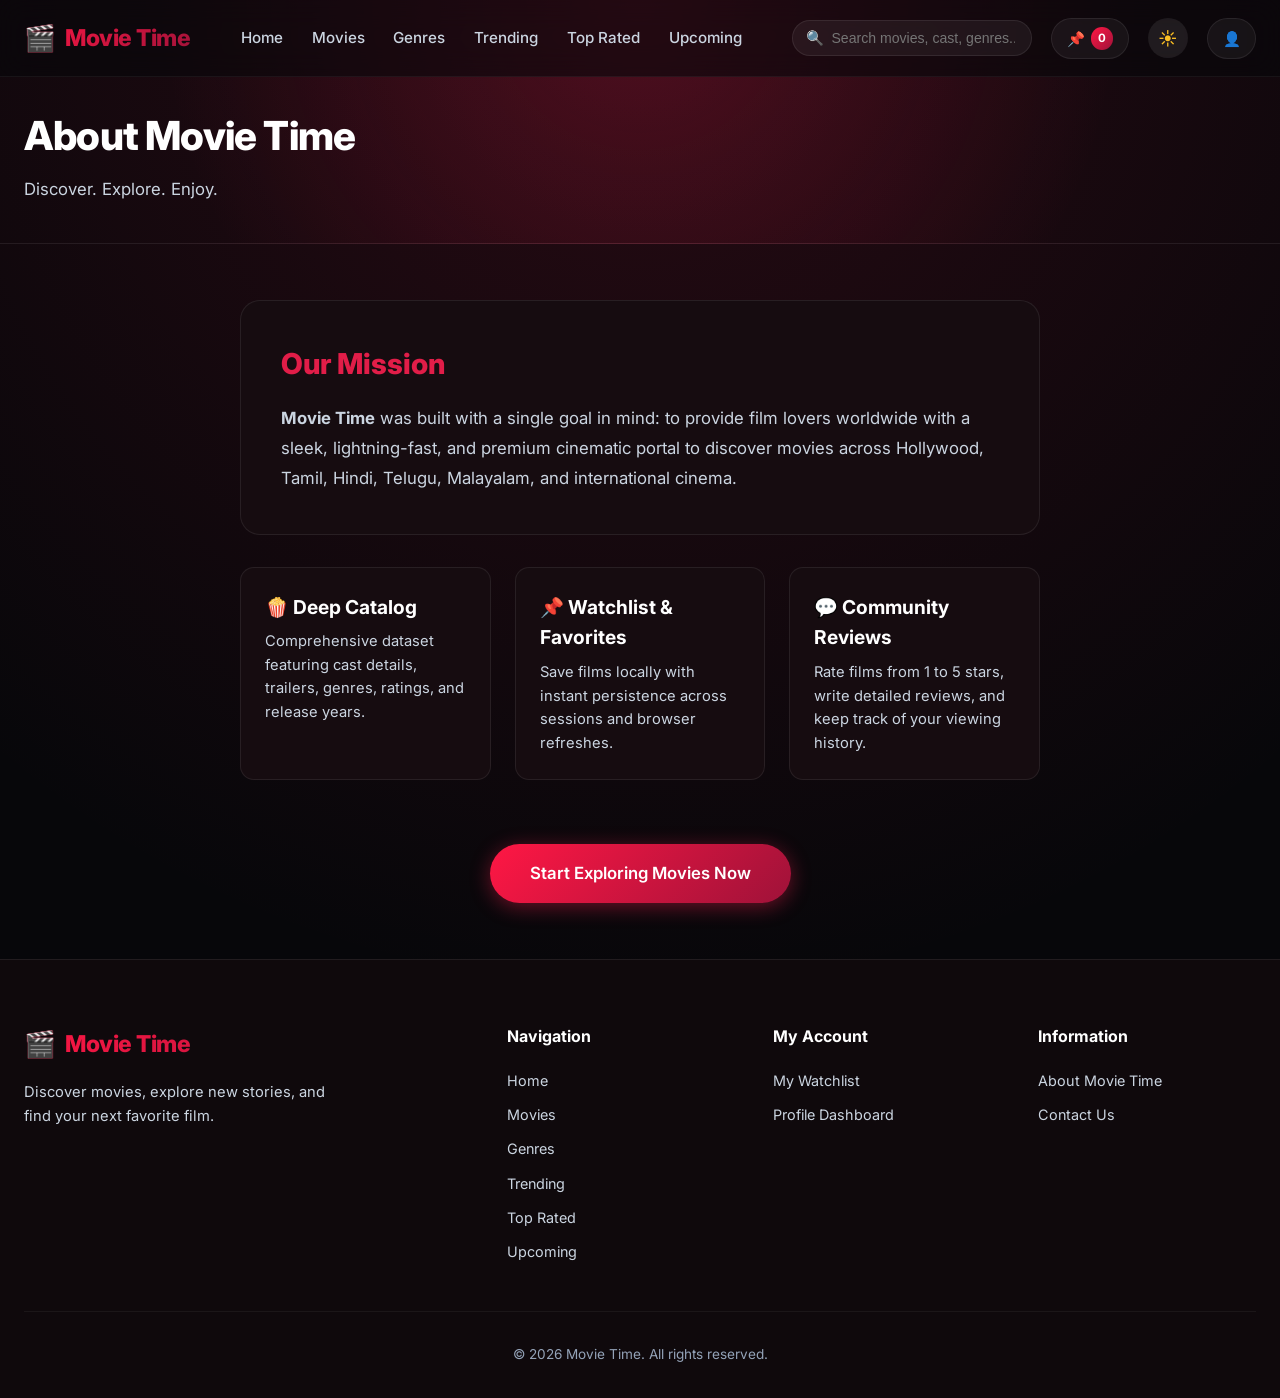
<file: Movie-Time/about.html>
<!DOCTYPE html>
<html lang="en">
<head>
  <meta charset="UTF-8">
  <meta name="viewport" content="width=device-width, initial-scale=1.0">
  <title>About Us - Movie Time</title>
  <meta name="description" content="Learn more about Movie Time, our mission, feature highlights, and technology stack.">
  <link rel="stylesheet" href="css/style.css">
</head>
<body>

  <!-- Sticky Navbar -->
  <header class="navbar">
    <div class="container nav-container">
      <a href="index.html" class="logo">
        <span class="logo-icon">🎬</span> Movie Time
      </a>

      <nav class="nav-links">
        <a href="index.html" class="nav-link">Home</a>
        <a href="movies.html" class="nav-link">Movies</a>
        <a href="genres.html" class="nav-link">Genres</a>
        <a href="trending.html" class="nav-link">Trending</a>
        <a href="top-rated.html" class="nav-link">Top Rated</a>
        <a href="upcoming.html" class="nav-link">Upcoming</a>
      </nav>

      <div class="nav-right">
        <div class="search-wrapper">
          <span class="search-icon">🔍</span>
          <input type="text" class="search-input" placeholder="Search movies, cast, genres...">
          <button class="clear-search">✕</button>
          <div class="search-suggestions"></div>
        </div>

        <a href="watchlist.html" class="nav-icon-btn">
          <span>📌</span>
          <span class="badge-count watchlist-count-badge">0</span>
        </a>

        <a href="profile.html" class="nav-icon-btn">
          <span>👤</span>
        </a>

        <div class="hamburger">
          <span></span>
          <span></span>
          <span></span>
        </div>
      </div>
    </div>
  </header>

  <!-- Mobile Drawer Menu -->
  <div class="mobile-nav">
    <a href="index.html" class="nav-link">Home</a>
    <a href="movies.html" class="nav-link">Movies</a>
    <a href="genres.html" class="nav-link">Genres</a>
    <a href="trending.html" class="nav-link">Trending</a>
    <a href="top-rated.html" class="nav-link">Top Rated</a>
    <a href="upcoming.html" class="nav-link">Upcoming</a>
    <a href="watchlist.html" class="nav-link">Watchlist</a>
    <a href="profile.html" class="nav-link">Profile</a>
  </div>

  <!-- Page Header -->
  <section class="page-header">
    <div class="container">
      <h1 class="page-title">About Movie Time</h1>
      <p class="page-subtitle">Discover. Explore. Enjoy.</p>
    </div>
  </section>

  <!-- Main Content -->
  <main class="container section">
    
    <div style="max-width: 800px; margin: 0 auto; display: flex; flex-direction: column; gap: 2rem;">
      
      <div style="background: var(--bg-card); border: 1px solid var(--border-glass); border-radius: var(--radius-lg); padding: 2.5rem;">
        <h2 style="font-size: 1.8rem; font-weight: 800; margin-bottom: 1rem; color: var(--accent-blue);">Our Mission</h2>
        <p style="font-size: 1.05rem; color: #cbd5e1; line-height: 1.8;">
          <strong>Movie Time</strong> was built with a single goal in mind: to provide film lovers worldwide with a sleek, lightning-fast, and premium cinematic portal to discover movies across Hollywood, Tamil, Hindi, Telugu, Malayalam, and international cinema.
        </p>
      </div>

      <div style="display: grid; grid-template-columns: repeat(auto-fit, minmax(240px, 1fr)); gap: 1.5rem;">
        <div style="background: var(--bg-card); border: 1px solid var(--border-glass); border-radius: var(--radius-md); padding: 1.5rem;">
          <h3 style="font-size: 1.2rem; font-weight: 700; margin-bottom: 0.5rem; color: white;">🍿 Deep Catalog</h3>
          <p style="font-size: 0.92rem; color: var(--text-secondary);">Comprehensive dataset featuring cast details, trailers, genres, ratings, and release years.</p>
        </div>

        <div style="background: var(--bg-card); border: 1px solid var(--border-glass); border-radius: var(--radius-md); padding: 1.5rem;">
          <h3 style="font-size: 1.2rem; font-weight: 700; margin-bottom: 0.5rem; color: white;">📌 Watchlist & Favorites</h3>
          <p style="font-size: 0.92rem; color: var(--text-secondary);">Save films locally with instant persistence across sessions and browser refreshes.</p>
        </div>

        <div style="background: var(--bg-card); border: 1px solid var(--border-glass); border-radius: var(--radius-md); padding: 1.5rem;">
          <h3 style="font-size: 1.2rem; font-weight: 700; margin-bottom: 0.5rem; color: white;">💬 Community Reviews</h3>
          <p style="font-size: 0.92rem; color: var(--text-secondary);">Rate films from 1 to 5 stars, write detailed reviews, and keep track of your viewing history.</p>
        </div>
      </div>

      <div style="text-align: center; margin-top: 2rem;">
        <a href="movies.html" class="btn btn-primary" style="padding: 1rem 2.5rem; font-size: 1.05rem;">Start Exploring Movies Now</a>
      </div>

    </div>

  </main>

  <!-- Trailer Modal Overlay -->
  <div class="modal-overlay" id="trailerModal">
    <div class="modal-container">
      <span class="modal-close-btn">✕</span>
      <div class="video-responsive"></div>
    </div>
  </div>

  <!-- Toast Container -->
  <div class="toast-container"></div>

  <!-- Footer -->
  <footer class="footer">
    <div class="container">
      <div class="footer-grid">
        <div class="footer-brand">
          <a href="index.html" class="logo">
            <span class="logo-icon">🎬</span> Movie Time
          </a>
          <p>Discover movies, explore new stories, and find your next favorite film.</p>
        </div>

        <div>
          <h4 class="footer-title">Navigation</h4>
          <div class="footer-links">
            <a href="index.html">Home</a>
            <a href="movies.html">Movies</a>
            <a href="genres.html">Genres</a>
            <a href="trending.html">Trending</a>
            <a href="top-rated.html">Top Rated</a>
            <a href="upcoming.html">Upcoming</a>
          </div>
        </div>

        <div>
          <h4 class="footer-title">My Account</h4>
          <div class="footer-links">
            <a href="watchlist.html">My Watchlist</a>
            <a href="profile.html">Profile Dashboard</a>
          </div>
        </div>

        <div>
          <h4 class="footer-title">Information</h4>
          <div class="footer-links">
            <a href="about.html">About Movie Time</a>
            <a href="contact.html">Contact Us</a>
          </div>
        </div>
      </div>

      <div class="footer-bottom">
        <p>© 2026 Movie Time. All rights reserved.</p>
      </div>
    </div>
  </footer>

  <!-- Scripts -->
  <script src="js/data.js"></script>
  <script src="js/storage.js"></script>
  <script src="js/movie-api.js"></script>
  <script src="js/app.js"></script>
</body>
</html>
</file>
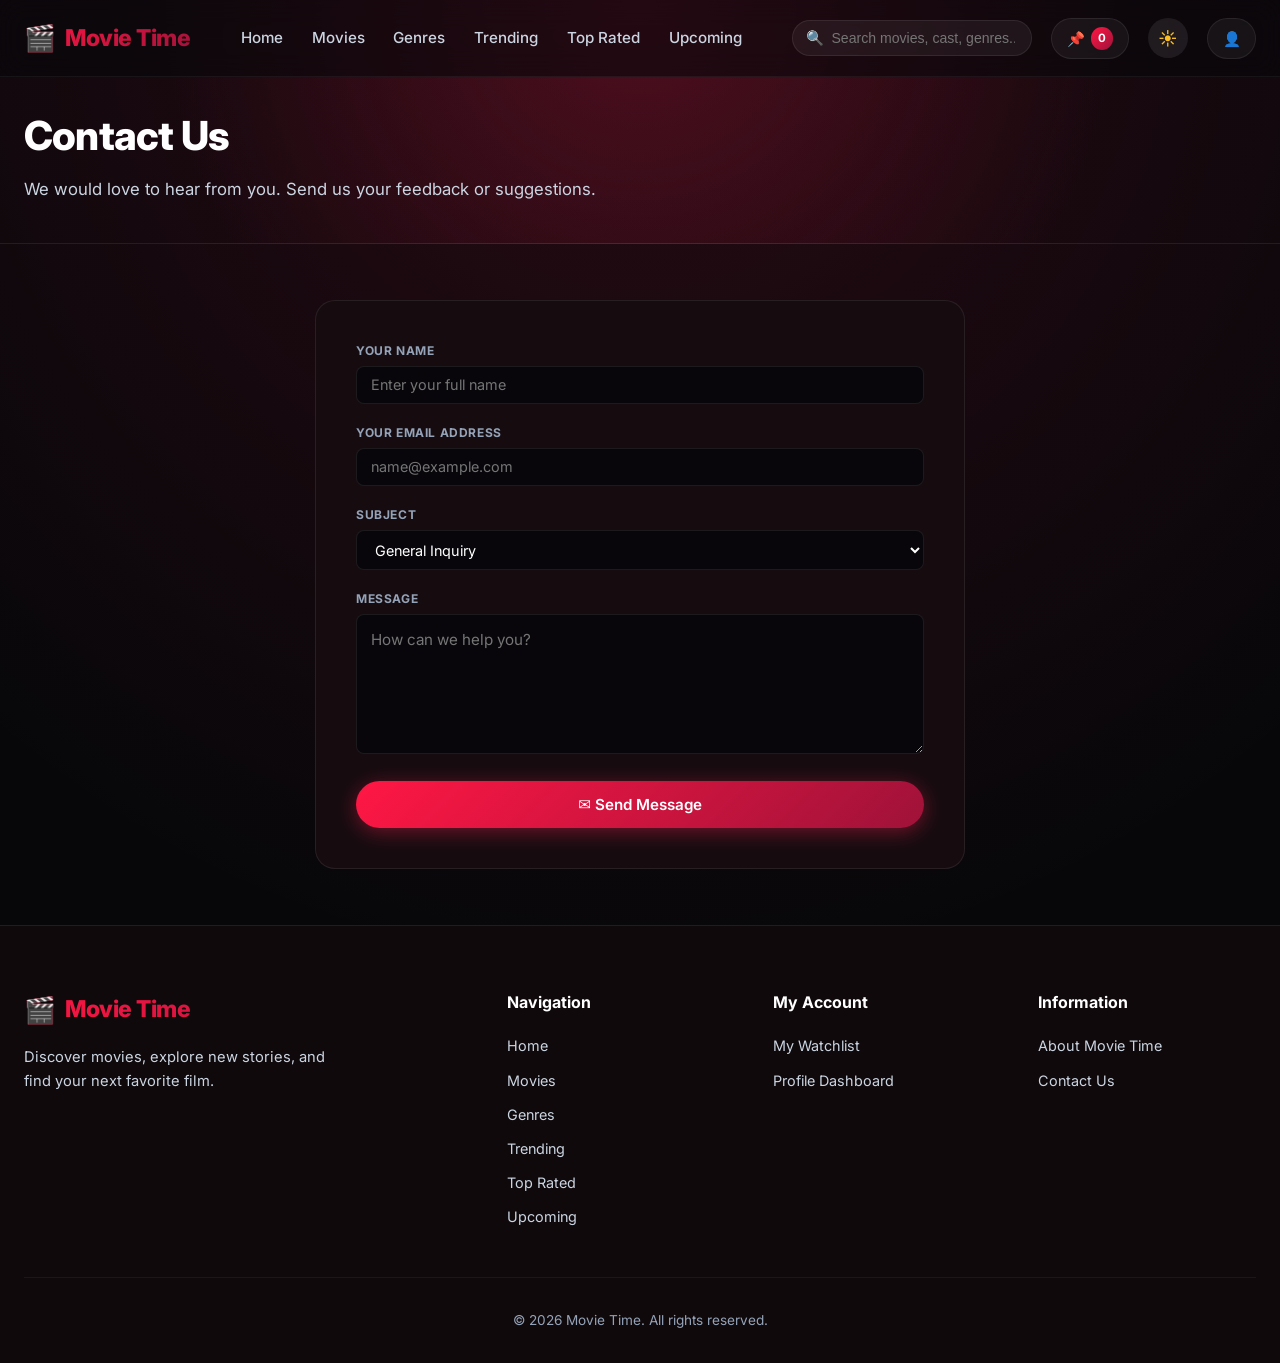
<file: Movie-Time/contact.html>
<!DOCTYPE html>
<html lang="en">
<head>
  <meta charset="UTF-8">
  <meta name="viewport" content="width=device-width, initial-scale=1.0">
  <title>Contact Us - Movie Time</title>
  <meta name="description" content="Get in touch with the Movie Time team. Feedback, movie requests, and partnership inquiries.">
  <link rel="stylesheet" href="css/style.css">
</head>
<body>

  <!-- Sticky Navbar -->
  <header class="navbar">
    <div class="container nav-container">
      <a href="index.html" class="logo">
        <span class="logo-icon">🎬</span> Movie Time
      </a>

      <nav class="nav-links">
        <a href="index.html" class="nav-link">Home</a>
        <a href="movies.html" class="nav-link">Movies</a>
        <a href="genres.html" class="nav-link">Genres</a>
        <a href="trending.html" class="nav-link">Trending</a>
        <a href="top-rated.html" class="nav-link">Top Rated</a>
        <a href="upcoming.html" class="nav-link">Upcoming</a>
      </nav>

      <div class="nav-right">
        <div class="search-wrapper">
          <span class="search-icon">🔍</span>
          <input type="text" class="search-input" placeholder="Search movies, cast, genres...">
          <button class="clear-search">✕</button>
          <div class="search-suggestions"></div>
        </div>

        <a href="watchlist.html" class="nav-icon-btn">
          <span>📌</span>
          <span class="badge-count watchlist-count-badge">0</span>
        </a>

        <a href="profile.html" class="nav-icon-btn">
          <span>👤</span>
        </a>

        <div class="hamburger">
          <span></span>
          <span></span>
          <span></span>
        </div>
      </div>
    </div>
  </header>

  <!-- Mobile Drawer Menu -->
  <div class="mobile-nav">
    <a href="index.html" class="nav-link">Home</a>
    <a href="movies.html" class="nav-link">Movies</a>
    <a href="genres.html" class="nav-link">Genres</a>
    <a href="trending.html" class="nav-link">Trending</a>
    <a href="top-rated.html" class="nav-link">Top Rated</a>
    <a href="upcoming.html" class="nav-link">Upcoming</a>
    <a href="watchlist.html" class="nav-link">Watchlist</a>
    <a href="profile.html" class="nav-link">Profile</a>
  </div>

  <!-- Page Header -->
  <section class="page-header">
    <div class="container">
      <h1 class="page-title">Contact Us</h1>
      <p class="page-subtitle">We would love to hear from you. Send us your feedback or suggestions.</p>
    </div>
  </section>

  <!-- Main Content -->
  <main class="container section">
    
    <div style="max-width: 650px; margin: 0 auto; background: var(--bg-card); border: 1px solid var(--border-glass); border-radius: var(--radius-lg); padding: 2.5rem;">
      <form id="contactForm" style="display: flex; flex-direction: column; gap: 1.2rem;">
        
        <div class="filter-group">
          <label class="filter-label" for="contactName">Your Name</label>
          <input type="text" id="contactName" class="filter-search-input" placeholder="Enter your full name" required>
        </div>

        <div class="filter-group">
          <label class="filter-label" for="contactEmail">Your Email Address</label>
          <input type="email" id="contactEmail" class="filter-search-input" placeholder="name@example.com" required>
        </div>

        <div class="filter-group">
          <label class="filter-label" for="contactSubject">Subject</label>
          <select id="contactSubject" class="filter-select">
            <option value="General Inquiry">General Inquiry</option>
            <option value="Movie Request">Movie Request</option>
            <option value="Feature Suggestion">Feature Suggestion</option>
            <option value="Bug Report">Bug Report</option>
          </select>
        </div>

        <div class="filter-group">
          <label class="filter-label" for="contactMessage">Message</label>
          <textarea id="contactMessage" class="review-textarea" placeholder="How can we help you?" required style="min-height: 140px;"></textarea>
        </div>

        <button type="submit" class="btn btn-primary" style="margin-top: 0.5rem;">
          ✉️ Send Message
        </button>

      </form>
    </div>

  </main>

  <!-- Trailer Modal Overlay -->
  <div class="modal-overlay" id="trailerModal">
    <div class="modal-container">
      <span class="modal-close-btn">✕</span>
      <div class="video-responsive"></div>
    </div>
  </div>

  <!-- Toast Container -->
  <div class="toast-container"></div>

  <!-- Footer -->
  <footer class="footer">
    <div class="container">
      <div class="footer-grid">
        <div class="footer-brand">
          <a href="index.html" class="logo">
            <span class="logo-icon">🎬</span> Movie Time
          </a>
          <p>Discover movies, explore new stories, and find your next favorite film.</p>
        </div>

        <div>
          <h4 class="footer-title">Navigation</h4>
          <div class="footer-links">
            <a href="index.html">Home</a>
            <a href="movies.html">Movies</a>
            <a href="genres.html">Genres</a>
            <a href="trending.html">Trending</a>
            <a href="top-rated.html">Top Rated</a>
            <a href="upcoming.html">Upcoming</a>
          </div>
        </div>

        <div>
          <h4 class="footer-title">My Account</h4>
          <div class="footer-links">
            <a href="watchlist.html">My Watchlist</a>
            <a href="profile.html">Profile Dashboard</a>
          </div>
        </div>

        <div>
          <h4 class="footer-title">Information</h4>
          <div class="footer-links">
            <a href="about.html">About Movie Time</a>
            <a href="contact.html">Contact Us</a>
          </div>
        </div>
      </div>

      <div class="footer-bottom">
        <p>© 2026 Movie Time. All rights reserved.</p>
      </div>
    </div>
  </footer>

  <!-- Scripts -->
  <script src="js/data.js"></script>
  <script src="js/storage.js"></script>
  <script src="js/movie-api.js"></script>
  <script src="js/app.js"></script>
  <script>
    document.addEventListener('DOMContentLoaded', () => {
      const form = document.querySelector('#contactForm');
      if (form) {
        form.addEventListener('submit', (e) => {
          e.preventDefault();
          const name = document.querySelector('#contactName').value;
          window.AppController.showToast(`Thank you ${name}, your message has been sent!`, 'success');
          form.reset();
        });
      }
    });
  </script>
</body>
</html>
</file>
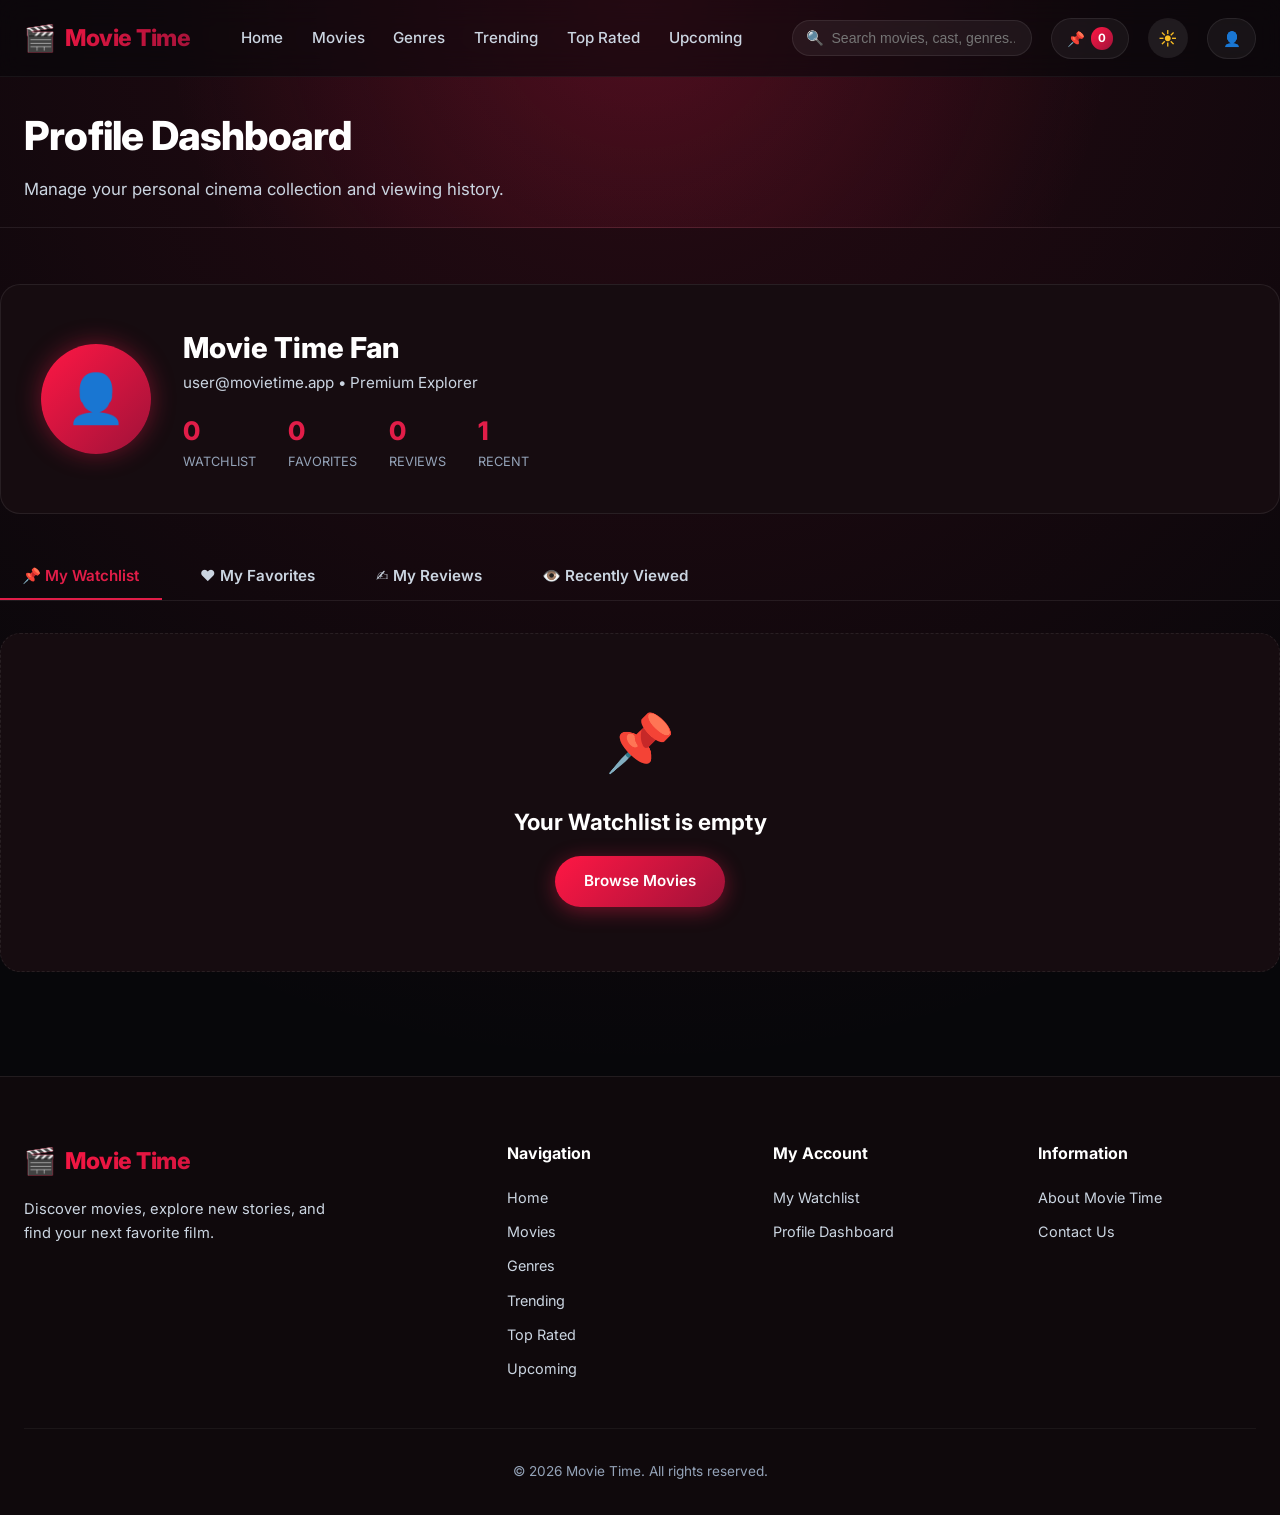
<file: Movie-Time/profile.html>
<!DOCTYPE html>
<html lang="en">
<head>
  <meta charset="UTF-8">
  <meta name="viewport" content="width=device-width, initial-scale=1.0">
  <title>User Profile - Movie Time</title>
  <meta name="description" content="View your Movie Time dashboard, saved watchlist, favorites, submitted reviews, and recently viewed movies.">
  <link rel="stylesheet" href="css/style.css">
</head>
<body>

  <!-- Sticky Navbar -->
  <header class="navbar">
    <div class="container nav-container">
      <a href="index.html" class="logo">
        <span class="logo-icon">🎬</span> Movie Time
      </a>

      <nav class="nav-links">
        <a href="index.html" class="nav-link">Home</a>
        <a href="movies.html" class="nav-link">Movies</a>
        <a href="genres.html" class="nav-link">Genres</a>
        <a href="trending.html" class="nav-link">Trending</a>
        <a href="top-rated.html" class="nav-link">Top Rated</a>
        <a href="upcoming.html" class="nav-link">Upcoming</a>
      </nav>

      <div class="nav-right">
        <div class="search-wrapper">
          <span class="search-icon">🔍</span>
          <input type="text" class="search-input" placeholder="Search movies, cast, genres...">
          <button class="clear-search">✕</button>
          <div class="search-suggestions"></div>
        </div>

        <a href="watchlist.html" class="nav-icon-btn">
          <span>📌</span>
          <span class="badge-count watchlist-count-badge">0</span>
        </a>

        <a href="profile.html" class="nav-icon-btn">
          <span>👤</span>
        </a>

        <div class="hamburger">
          <span></span>
          <span></span>
          <span></span>
        </div>
      </div>
    </div>
  </header>

  <!-- Mobile Drawer Menu -->
  <div class="mobile-nav">
    <a href="index.html" class="nav-link">Home</a>
    <a href="movies.html" class="nav-link">Movies</a>
    <a href="genres.html" class="nav-link">Genres</a>
    <a href="trending.html" class="nav-link">Trending</a>
    <a href="top-rated.html" class="nav-link">Top Rated</a>
    <a href="upcoming.html" class="nav-link">Upcoming</a>
    <a href="watchlist.html" class="nav-link">Watchlist</a>
    <a href="profile.html" class="nav-link active">Profile</a>
  </div>

  <!-- Page Header -->
  <section class="page-header" style="padding-bottom: 1.5rem;">
    <div class="container">
      <h1 class="page-title">Profile Dashboard</h1>
      <p class="page-subtitle">Manage your personal cinema collection and viewing history.</p>
    </div>
  </section>

  <!-- Main Profile Content -->
  <main class="container section profile-page">
    
    <!-- User Profile Banner Card -->
    <div class="profile-header">
      <div class="profile-avatar">👤</div>
      <div class="profile-details">
        <h2>Movie Time Fan</h2>
        <p class="profile-email">user@movietime.app • Premium Explorer</p>
        
        <div class="profile-stats">
          <div class="stat-box">
            <span class="stat-value" id="statWatchlistCount">0</span>
            <span class="stat-label">Watchlist</span>
          </div>
          <div class="stat-box">
            <span class="stat-value" id="statFavCount">0</span>
            <span class="stat-label">Favorites</span>
          </div>
          <div class="stat-box">
            <span class="stat-value" id="statReviewsCount">0</span>
            <span class="stat-label">Reviews</span>
          </div>
          <div class="stat-box">
            <span class="stat-value" id="statRecentCount">0</span>
            <span class="stat-label">Recent</span>
          </div>
        </div>
      </div>
    </div>

    <!-- Tabbed Dashboard Navigation -->
    <div class="profile-tabs">
      <button class="tab-btn active" data-tab="watchlist">📌 My Watchlist</button>
      <button class="tab-btn" data-tab="favorites">❤️ My Favorites</button>
      <button class="tab-btn" data-tab="reviews">✍️ My Reviews</button>
      <button class="tab-btn" data-tab="recent">👁️ Recently Viewed</button>
    </div>

    <!-- Active Tab Display Content -->
    <div id="profileTabContent" style="min-height: 250px; margin-bottom: 3rem;"></div>

  </main>

  <!-- Trailer Modal Overlay -->
  <div class="modal-overlay" id="trailerModal">
    <div class="modal-container">
      <span class="modal-close-btn">✕</span>
      <div class="video-responsive"></div>
    </div>
  </div>

  <!-- Toast Container -->
  <div class="toast-container"></div>

  <!-- Footer -->
  <footer class="footer">
    <div class="container">
      <div class="footer-grid">
        <div class="footer-brand">
          <a href="index.html" class="logo">
            <span class="logo-icon">🎬</span> Movie Time
          </a>
          <p>Discover movies, explore new stories, and find your next favorite film.</p>
        </div>

        <div>
          <h4 class="footer-title">Navigation</h4>
          <div class="footer-links">
            <a href="index.html">Home</a>
            <a href="movies.html">Movies</a>
            <a href="genres.html">Genres</a>
            <a href="trending.html">Trending</a>
            <a href="top-rated.html">Top Rated</a>
            <a href="upcoming.html">Upcoming</a>
          </div>
        </div>

        <div>
          <h4 class="footer-title">My Account</h4>
          <div class="footer-links">
            <a href="watchlist.html">My Watchlist</a>
            <a href="profile.html">Profile Dashboard</a>
          </div>
        </div>

        <div>
          <h4 class="footer-title">Information</h4>
          <div class="footer-links">
            <a href="about.html">About Movie Time</a>
            <a href="contact.html">Contact Us</a>
          </div>
        </div>
      </div>

      <div class="footer-bottom">
        <p>© 2026 Movie Time. All rights reserved.</p>
      </div>
    </div>
  </footer>

  <!-- Scripts -->
  <script src="js/data.js"></script>
  <script src="js/storage.js"></script>
  <script src="js/movie-api.js"></script>
  <script src="js/app.js"></script>
  <script src="js/profile.js"></script>
</body>
</html>
</file>
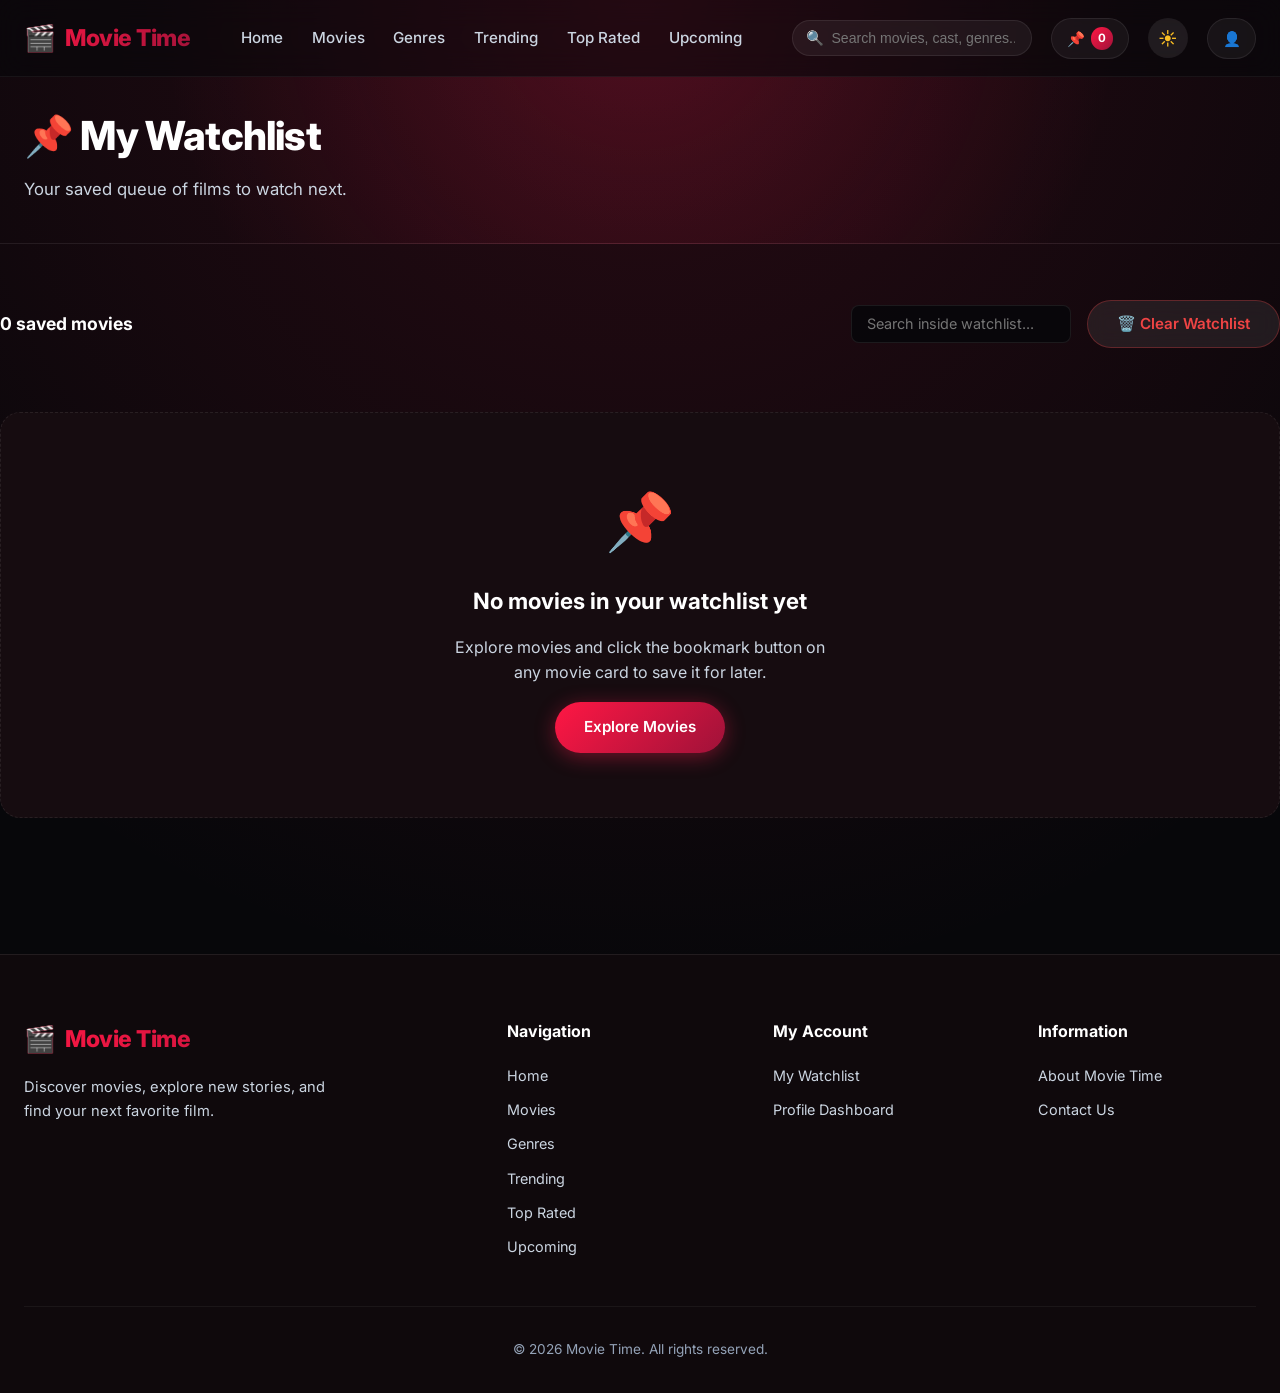
<file: Movie-Time/watchlist.html>
<!DOCTYPE html>
<html lang="en">
<head>
  <meta charset="UTF-8">
  <meta name="viewport" content="width=device-width, initial-scale=1.0">
  <title>My Watchlist - Movie Time</title>
  <meta name="description" content="View and manage your saved watchlist movies on Movie Time.">
  <link rel="stylesheet" href="css/style.css">
</head>
<body>

  <!-- Sticky Navbar -->
  <header class="navbar">
    <div class="container nav-container">
      <a href="index.html" class="logo">
        <span class="logo-icon">🎬</span> Movie Time
      </a>

      <nav class="nav-links">
        <a href="index.html" class="nav-link">Home</a>
        <a href="movies.html" class="nav-link">Movies</a>
        <a href="genres.html" class="nav-link">Genres</a>
        <a href="trending.html" class="nav-link">Trending</a>
        <a href="top-rated.html" class="nav-link">Top Rated</a>
        <a href="upcoming.html" class="nav-link">Upcoming</a>
      </nav>

      <div class="nav-right">
        <div class="search-wrapper">
          <span class="search-icon">🔍</span>
          <input type="text" class="search-input" placeholder="Search movies, cast, genres...">
          <button class="clear-search">✕</button>
          <div class="search-suggestions"></div>
        </div>

        <a href="watchlist.html" class="nav-icon-btn">
          <span>📌</span>
          <span class="badge-count watchlist-count-badge">0</span>
        </a>

        <a href="profile.html" class="nav-icon-btn">
          <span>👤</span>
        </a>

        <div class="hamburger">
          <span></span>
          <span></span>
          <span></span>
        </div>
      </div>
    </div>
  </header>

  <!-- Mobile Drawer Menu -->
  <div class="mobile-nav">
    <a href="index.html" class="nav-link">Home</a>
    <a href="movies.html" class="nav-link">Movies</a>
    <a href="genres.html" class="nav-link">Genres</a>
    <a href="trending.html" class="nav-link">Trending</a>
    <a href="top-rated.html" class="nav-link">Top Rated</a>
    <a href="upcoming.html" class="nav-link">Upcoming</a>
    <a href="watchlist.html" class="nav-link active">Watchlist</a>
    <a href="profile.html" class="nav-link">Profile</a>
  </div>

  <!-- Page Header -->
  <section class="page-header">
    <div class="container">
      <h1 class="page-title">📌 My Watchlist</h1>
      <p class="page-subtitle">Your saved queue of films to watch next.</p>
    </div>
  </section>

  <!-- Main Content -->
  <main class="container section">
    
    <!-- Controls Bar -->
    <div style="display: flex; align-items: center; justify-content: space-between; flex-wrap: wrap; gap: 1rem; margin-bottom: 2rem;">
      <span id="savedCountText" style="font-size: 1.1rem; font-weight: 700; color: var(--text-primary);">0 saved movies</span>
      
      <div style="display: flex; gap: 1rem; align-items: center; flex-wrap: wrap;">
        <input type="text" id="watchlistSearch" class="filter-search-input" placeholder="Search inside watchlist..." style="width: 220px;">
        <button id="clearWatchlistBtn" class="btn btn-secondary btn-sm" style="color: #ef4444; border-color: rgba(239, 68, 68, 0.3);">
          🗑️ Clear Watchlist
        </button>
      </div>
    </div>

    <!-- Watchlist Grid -->
    <div class="movie-grid watchlist-grid" style="margin-bottom: 3rem;"></div>

  </main>

  <!-- Trailer Modal Overlay -->
  <div class="modal-overlay" id="trailerModal">
    <div class="modal-container">
      <span class="modal-close-btn">✕</span>
      <div class="video-responsive"></div>
    </div>
  </div>

  <!-- Toast Container -->
  <div class="toast-container"></div>

  <!-- Footer -->
  <footer class="footer">
    <div class="container">
      <div class="footer-grid">
        <div class="footer-brand">
          <a href="index.html" class="logo">
            <span class="logo-icon">🎬</span> Movie Time
          </a>
          <p>Discover movies, explore new stories, and find your next favorite film.</p>
        </div>

        <div>
          <h4 class="footer-title">Navigation</h4>
          <div class="footer-links">
            <a href="index.html">Home</a>
            <a href="movies.html">Movies</a>
            <a href="genres.html">Genres</a>
            <a href="trending.html">Trending</a>
            <a href="top-rated.html">Top Rated</a>
            <a href="upcoming.html">Upcoming</a>
          </div>
        </div>

        <div>
          <h4 class="footer-title">My Account</h4>
          <div class="footer-links">
            <a href="watchlist.html">My Watchlist</a>
            <a href="profile.html">Profile Dashboard</a>
          </div>
        </div>

        <div>
          <h4 class="footer-title">Information</h4>
          <div class="footer-links">
            <a href="about.html">About Movie Time</a>
            <a href="contact.html">Contact Us</a>
          </div>
        </div>
      </div>

      <div class="footer-bottom">
        <p>© 2026 Movie Time. All rights reserved.</p>
      </div>
    </div>
  </footer>

  <!-- Scripts -->
  <script src="js/data.js"></script>
  <script src="js/storage.js"></script>
  <script src="js/movie-api.js"></script>
  <script src="js/app.js"></script>
  <script src="js/watchlist.js"></script>
</body>
</html>
</file>
<file: Movie-Time/css/style.css>
/* ==========================================================================
   Movie Time - Red & Black & Plex-Style Poster Wall Design System
   ========================================================================== */

@import url('https://fonts.googleapis.com/css2?family=Inter:wght@300;400;500;600;700;800;900&display=swap');

:root {
  /* Color Palette - Premium Red & Deep Black */
  --bg-primary: #07070a;
  --bg-secondary: #0f090c;
  --bg-card: #160c10;
  --bg-card-hover: #221217;
  --bg-glass: rgba(18, 9, 13, 0.85);
  --bg-glass-card: rgba(22, 10, 15, 0.7);
  --border-glass: rgba(255, 255, 255, 0.08);
  --border-light: rgba(255, 77, 109, 0.25);
  
  /* Accents - Vibrant Crimson, Electric Red & Golden Amber */
  --accent-red: #e11d48;
  --accent-bright-red: #ff1744;
  --accent-purple: #be123c;
  --accent-blue: #e11d48;
  --accent-pink: #ff4d6d;
  --accent-gold: #f59e0b;
  --gradient-primary: linear-gradient(135deg, #ff1744 0%, #9f1239 100%);
  --gradient-secondary: linear-gradient(135deg, #e11d48 0%, #7f1d1d 100%);
  --gradient-gold: linear-gradient(135deg, #f59e0b 0%, #d97706 100%);
  --gradient-dark: linear-gradient(180deg, rgba(7, 7, 10, 0) 0%, rgba(7, 7, 10, 0.95) 80%, #07070a 100%);
  --gradient-hero: linear-gradient(90deg, #07070a 35%, rgba(7, 7, 10, 0.75) 60%, rgba(7, 7, 10, 0.35) 100%);
  
  /* Text */
  --text-primary: #ffffff;
  --text-secondary: #cbd5e1;
  --text-muted: #94a3b8;
  --star-gold: #fbbf24;

  /* Geometry & Shadows */
  --radius-sm: 8px;
  --radius-md: 14px;
  --radius-lg: 20px;
  --radius-full: 9999px;
  --shadow-sm: 0 4px 6px -1px rgba(0, 0, 0, 0.4);
  --shadow-md: 0 10px 25px -5px rgba(0, 0, 0, 0.6);
  --shadow-glow: 0 0 25px rgba(225, 29, 72, 0.45);
  
  /* Transitions */
  --transition-fast: 0.2s cubic-bezier(0.4, 0, 0.2, 1);
  --transition-normal: 0.3s cubic-bezier(0.4, 0, 0.2, 1);
}

/* Reset & Global Base */
*, *::before, *::after {
  box-sizing: border-box;
  margin: 0;
  padding: 0;
}

html {
  scroll-behavior: smooth;
  font-size: 16px;
}

body {
  font-family: 'Inter', system-ui, -apple-system, sans-serif;
  background-color: var(--bg-primary);
  background-image: radial-gradient(circle at 50% 0%, rgba(225, 29, 72, 0.15) 0%, transparent 65%);
  color: var(--text-primary);
  line-height: 1.6;
  min-height: 100vh;
  display: flex;
  flex-direction: column;
  overflow-x: hidden;
}

a {
  color: inherit;
  text-decoration: none;
}

button {
  cursor: pointer;
  border: none;
  background: none;
  font-family: inherit;
  color: inherit;
}

img {
  max-width: 100%;
  height: auto;
  display: block;
}

ul {
  list-style: none;
}

.container {
  width: 100%;
  max-width: 1320px;
  margin: 0 auto;
  padding: 0 1.5rem;
}

/* ==========================================================================
   Header & Sticky Navigation Bar
   ========================================================================== */

.navbar {
  position: fixed;
  top: 0;
  left: 0;
  width: 100%;
  z-index: 1000;
  padding: 1.1rem 0;
  transition: all var(--transition-normal);
  background: rgba(7, 7, 10, 0.6);
  backdrop-filter: blur(14px);
  border-bottom: 1px solid rgba(255, 255, 255, 0.05);
}

.navbar.scrolled {
  padding: 0.8rem 0;
  background: rgba(7, 7, 10, 0.95);
  backdrop-filter: blur(20px);
  border-bottom: 1px solid rgba(225, 29, 72, 0.25);
  box-shadow: 0 10px 30px rgba(0, 0, 0, 0.8);
}

.nav-container {
  display: flex;
  align-items: center;
  justify-content: space-between;
  gap: 1.5rem;
}

.logo {
  display: flex;
  align-items: center;
  gap: 0.6rem;
  font-size: 1.45rem;
  font-weight: 800;
  letter-spacing: -0.02em;
  background: var(--gradient-primary);
  -webkit-background-clip: text;
  -webkit-text-fill-color: transparent;
  text-transform: none;
}

.logo span.logo-icon {
  -webkit-text-fill-color: initial;
  font-size: 1.6rem;
}

.nav-links {
  display: flex;
  align-items: center;
  gap: 1.8rem;
}

.nav-link {
  font-size: 0.95rem;
  font-weight: 500;
  color: var(--text-secondary);
  transition: color var(--transition-fast);
  position: relative;
  padding: 0.3rem 0;
}

.nav-link:hover,
.nav-link.active {
  color: var(--text-primary);
}

.nav-link.active::after {
  content: '';
  position: absolute;
  bottom: -4px;
  left: 0;
  width: 100%;
  height: 2.5px;
  background: var(--gradient-primary);
  border-radius: var(--radius-full);
}

.nav-right {
  display: flex;
  align-items: center;
  gap: 1.2rem;
}

/* Global Nav Search Bar & Autocomplete */
.search-wrapper {
  position: relative;
  width: 240px;
  transition: width var(--transition-normal);
}

.search-wrapper:focus-within {
  width: 320px;
}

.search-input {
  width: 100%;
  padding: 0.55rem 1rem 0.55rem 2.4rem;
  background: rgba(255, 255, 255, 0.06);
  border: 1px solid var(--border-glass);
  border-radius: var(--radius-full);
  color: var(--text-primary);
  font-size: 0.88rem;
  outline: none;
  transition: all var(--transition-fast);
}

.search-input:focus {
  background: rgba(255, 255, 255, 0.1);
  border-color: var(--accent-red);
  box-shadow: 0 0 15px rgba(225, 29, 72, 0.35);
}

.search-icon {
  position: absolute;
  left: 0.9rem;
  top: 50%;
  transform: translateY(-50%);
  color: var(--text-muted);
  font-size: 0.9rem;
  pointer-events: none;
}

.clear-search {
  position: absolute;
  right: 0.8rem;
  top: 50%;
  transform: translateY(-50%);
  color: var(--text-muted);
  font-size: 0.9rem;
  display: none;
  padding: 2px;
}

.clear-search:hover {
  color: var(--text-primary);
}

/* Autocomplete Dropdown */
.search-suggestions {
  position: absolute;
  top: calc(100% + 8px);
  left: 0;
  width: 100%;
  min-width: 300px;
  background: var(--bg-card);
  border: 1px solid rgba(225, 29, 72, 0.3);
  border-radius: var(--radius-md);
  box-shadow: 0 15px 35px rgba(0, 0, 0, 0.8);
  overflow: hidden;
  display: none;
  z-index: 1100;
  max-height: 380px;
  overflow-y: auto;
}

.search-suggestions.active {
  display: block;
}

.suggestion-item {
  display: flex;
  align-items: center;
  gap: 0.8rem;
  padding: 0.6rem 0.9rem;
  transition: background var(--transition-fast);
  cursor: pointer;
  border-bottom: 1px solid rgba(255, 255, 255, 0.04);
}

.suggestion-item:last-child {
  border-bottom: none;
}

.suggestion-item:hover {
  background: rgba(225, 29, 72, 0.18);
}

.suggestion-thumb {
  width: 38px;
  height: 52px;
  border-radius: 4px;
  object-fit: cover;
}

.suggestion-info {
  flex: 1;
}

.suggestion-title {
  font-size: 0.88rem;
  font-weight: 600;
  color: var(--text-primary);
}

.suggestion-meta {
  font-size: 0.75rem;
  color: var(--text-secondary);
}

/* Watchlist & Profile Buttons */
.nav-icon-btn {
  display: flex;
  align-items: center;
  gap: 0.4rem;
  font-size: 0.9rem;
  font-weight: 500;
  color: var(--text-secondary);
  padding: 0.5rem 0.9rem;
  border-radius: var(--radius-full);
  background: rgba(255, 255, 255, 0.05);
  border: 1px solid var(--border-glass);
  transition: all var(--transition-fast);
  position: relative;
}

.nav-icon-btn:hover {
  color: var(--text-primary);
  background: rgba(225, 29, 72, 0.15);
  border-color: var(--accent-red);
}

.badge-count {
  background: var(--gradient-primary);
  color: white;
  font-size: 0.72rem;
  font-weight: 700;
  padding: 0.15rem 0.45rem;
  border-radius: var(--radius-full);
  min-width: 18px;
  text-align: center;
}

/* Mobile Hamburger Menu */
.hamburger {
  display: none;
  flex-direction: column;
  justify-content: space-between;
  width: 26px;
  height: 19px;
  cursor: pointer;
  z-index: 1001;
}

.hamburger span {
  display: block;
  height: 2.5px;
  width: 100%;
  background-color: var(--text-primary);
  border-radius: 2px;
  transition: all 0.3s ease;
}

.hamburger.active span:nth-child(1) {
  transform: translateY(8px) rotate(45deg);
}

.hamburger.active span:nth-child(2) {
  opacity: 0;
}

.hamburger.active span:nth-child(3) {
  transform: translateY(-8.5px) rotate(-45deg);
}

.mobile-nav {
  position: fixed;
  top: 0;
  right: -100%;
  width: 280px;
  height: 100vh;
  background: var(--bg-secondary);
  border-left: 1px solid var(--border-light);
  padding: 5rem 1.8rem 2rem;
  display: flex;
  flex-direction: column;
  gap: 1.2rem;
  transition: right var(--transition-normal);
  z-index: 999;
  box-shadow: -10px 0 30px rgba(0, 0, 0, 0.9);
}

.mobile-nav.active {
  right: 0;
}

.mobile-nav .nav-link {
  font-size: 1.1rem;
  padding: 0.6rem 0;
  border-bottom: 1px solid rgba(255, 255, 255, 0.05);
}

/* ==========================================================================
   Hero Section with Plex-Style Tilted Poster Collage Background
   ========================================================================== */

.hero {
  position: relative;
  min-height: 88vh;
  display: flex;
  align-items: center;
  padding: 7rem 0 4rem;
  overflow: hidden;
  background-color: var(--bg-primary);
}

/* Plex Tilted Poster Wall */
.hero-poster-wall-wrapper {
  position: absolute;
  top: -15%;
  right: -5%;
  width: 70%;
  height: 130%;
  overflow: hidden;
  z-index: 1;
  pointer-events: none;
  opacity: 0.75;
  filter: contrast(1.15) saturate(1.2);
}

.hero-poster-wall {
  display: flex;
  gap: 1.2rem;
  transform: rotate(-12deg) skewY(2deg) scale(1.1);
  transform-origin: top right;
  animation: posterWallFloat 35s ease-in-out infinite alternate;
}

@keyframes posterWallFloat {
  0% { transform: rotate(-12deg) skewY(2deg) scale(1.1) translateY(0); }
  100% { transform: rotate(-12deg) skewY(2deg) scale(1.1) translateY(-40px); }
}

.poster-col {
  display: flex;
  flex-direction: column;
  gap: 1.2rem;
  width: 190px;
  flex-shrink: 0;
}

.poster-col:nth-child(even) {
  transform: translateY(-45px);
}

.wall-card {
  width: 100%;
  height: 275px;
  border-radius: var(--radius-md);
  overflow: hidden;
  box-shadow: 0 12px 30px rgba(0, 0, 0, 0.85);
  border: 1px solid rgba(255, 255, 255, 0.15);
  background: #160c10;
}

.wall-card img {
  width: 100%;
  height: 100%;
  object-fit: cover;
}

.hero-overlay {
  position: absolute;
  top: 0;
  left: 0;
  width: 100%;
  height: 100%;
  background: linear-gradient(90deg, #07070a 35%, rgba(7, 7, 10, 0.78) 60%, rgba(7, 7, 10, 0.35) 100%);
  z-index: 2;
}

.hero-bottom-shadow {
  position: absolute;
  bottom: 0;
  left: 0;
  width: 100%;
  height: 120px;
  background: linear-gradient(to top, #07070a 30%, transparent);
  z-index: 3;
}

.hero-content {
  position: relative;
  z-index: 4;
  max-width: 650px;
}

.hero-badge {
  display: inline-flex;
  align-items: center;
  gap: 0.5rem;
  padding: 0.4rem 1rem;
  background: rgba(225, 29, 72, 0.2);
  border: 1px solid rgba(225, 29, 72, 0.45);
  border-radius: var(--radius-full);
  color: #ff4d6d;
  font-size: 0.85rem;
  font-weight: 600;
  text-transform: uppercase;
  letter-spacing: 0.06em;
  margin-bottom: 1.2rem;
  backdrop-filter: blur(8px);
}

.hero-title {
  font-size: 3.5rem;
  font-weight: 800;
  line-height: 1.12;
  letter-spacing: -0.02em;
  margin-bottom: 1rem;
  color: var(--text-primary);
  text-shadow: 0 4px 20px rgba(0, 0, 0, 0.9);
}

.hero-meta {
  display: flex;
  align-items: center;
  flex-wrap: wrap;
  gap: 1.2rem;
  margin-bottom: 1.2rem;
  font-size: 0.95rem;
  color: var(--text-secondary);
}

.hero-meta .rating-star {
  color: var(--star-gold);
  font-weight: 700;
  display: flex;
  align-items: center;
  gap: 0.3rem;
}

.meta-dot {
  width: 4px;
  height: 4px;
  background: var(--text-muted);
  border-radius: 50%;
}

.genre-tag {
  background: rgba(225, 29, 72, 0.15);
  border: 1px solid rgba(225, 29, 72, 0.3);
  padding: 0.2rem 0.6rem;
  border-radius: var(--radius-sm);
  font-size: 0.82rem;
  color: #ff4d6d;
}

.hero-overview {
  font-size: 1.08rem;
  line-height: 1.68;
  color: #cbd5e1;
  margin-bottom: 2.2rem;
  display: -webkit-box;
  -webkit-line-clamp: 3;
  -webkit-box-orient: vertical;
  overflow: hidden;
  text-shadow: 0 2px 10px rgba(0,0,0,0.8);
}

.hero-actions {
  display: flex;
  align-items: center;
  gap: 1rem;
  flex-wrap: wrap;
}

/* Button UI Components */
.btn {
  display: inline-flex;
  align-items: center;
  justify-content: center;
  gap: 0.6rem;
  padding: 0.85rem 1.8rem;
  font-size: 0.95rem;
  font-weight: 600;
  border-radius: var(--radius-full);
  transition: all var(--transition-fast);
  cursor: pointer;
  white-space: nowrap;
}

.btn-primary {
  background: var(--gradient-primary);
  color: white;
  box-shadow: 0 4px 20px rgba(225, 29, 72, 0.45);
}

.btn-primary:hover {
  transform: translateY(-2px);
  box-shadow: 0 8px 25px rgba(255, 23, 68, 0.65);
}

.btn-gold {
  background: var(--gradient-gold);
  color: #000;
  font-weight: 700;
  box-shadow: 0 4px 20px rgba(245, 158, 11, 0.45);
}

.btn-gold:hover {
  transform: translateY(-2px);
  box-shadow: 0 8px 25px rgba(245, 158, 11, 0.65);
}

.btn-secondary {
  background: rgba(255, 255, 255, 0.08);
  color: var(--text-primary);
  border: 1px solid var(--border-glass);
  backdrop-filter: blur(10px);
}

.btn-secondary:hover {
  background: rgba(225, 29, 72, 0.18);
  border-color: var(--accent-red);
  transform: translateY(-2px);
}

.btn-icon-only {
  padding: 0.85rem;
  border-radius: var(--radius-full);
}

/* ==========================================================================
   Sections & Carousels
   ========================================================================== */

.section {
  padding: 3.5rem 0;
}

.section-header {
  display: flex;
  align-items: flex-end;
  justify-content: space-between;
  margin-bottom: 1.8rem;
}

.section-title-wrap {
  display: flex;
  flex-direction: column;
  gap: 0.3rem;
}

.section-subtitle {
  font-size: 0.85rem;
  font-weight: 600;
  color: var(--accent-red);
  text-transform: uppercase;
  letter-spacing: 0.08em;
}

.section-title {
  font-size: 1.8rem;
  font-weight: 800;
  letter-spacing: -0.02em;
  color: var(--text-primary);
}

.view-all-link {
  display: flex;
  align-items: center;
  gap: 0.4rem;
  font-size: 0.92rem;
  font-weight: 600;
  color: var(--accent-red);
  transition: gap var(--transition-fast);
}

.view-all-link:hover {
  gap: 0.7rem;
  color: var(--accent-bright-red);
}

/* Horizontal Movie Scroll Container */
.carousel-wrapper {
  position: relative;
}

.carousel-track {
  display: flex;
  gap: 1.4rem;
  overflow-x: auto;
  scroll-behavior: smooth;
  padding: 0.5rem 0 1.2rem;
  scrollbar-width: thin;
  scrollbar-color: rgba(225, 29, 72, 0.3) transparent;
}

.carousel-track::-webkit-scrollbar {
  height: 6px;
}

.carousel-track::-webkit-scrollbar-thumb {
  background: rgba(225, 29, 72, 0.4);
  border-radius: var(--radius-full);
}

.carousel-btn {
  position: absolute;
  top: 50%;
  transform: translateY(-50%);
  width: 44px;
  height: 44px;
  border-radius: 50%;
  background: rgba(18, 9, 13, 0.9);
  border: 1px solid var(--border-light);
  color: white;
  display: flex;
  align-items: center;
  justify-content: center;
  font-size: 1.2rem;
  z-index: 10;
  box-shadow: 0 4px 15px rgba(0, 0, 0, 0.8);
  backdrop-filter: blur(10px);
  transition: all var(--transition-fast);
}

.carousel-btn:hover {
  background: var(--accent-red);
  border-color: var(--accent-red);
  transform: translateY(-50%) scale(1.1);
}

.carousel-btn.prev { left: -18px; }
.carousel-btn.next { right: -18px; }

/* ==========================================================================
   Movie Cards & Cards Grid
   ========================================================================== */

.movie-grid {
  display: grid;
  grid-template-columns: repeat(auto-fill, minmax(200px, 1fr));
  gap: 1.6rem;
}

.movie-card {
  position: relative;
  background: var(--bg-card);
  border-radius: var(--radius-md);
  overflow: hidden;
  border: 1px solid var(--border-glass);
  transition: all var(--transition-normal);
  display: flex;
  flex-direction: column;
  flex-shrink: 0;
  width: 210px; /* Default for carousel */
}

.movie-grid .movie-card {
  width: 100%; /* Flexible in grid */
}

.movie-card:hover {
  transform: translateY(-8px);
  border-color: rgba(225, 29, 72, 0.5);
  box-shadow: 0 15px 30px rgba(0, 0, 0, 0.8), 0 0 20px rgba(225, 29, 72, 0.3);
}

.poster-wrapper {
  position: relative;
  width: 100%;
  padding-top: 148%; /* 2:3 poster ratio */
  overflow: hidden;
  background: linear-gradient(135deg, #24141c 0%, #150b11 50%, #07070a 100%);
}

.poster-wrapper::before {
  content: '🎬';
  position: absolute;
  top: 50%;
  left: 50%;
  transform: translate(-50%, -50%);
  font-size: 2.4rem;
  opacity: 0.35;
  z-index: 0;
}

.poster-wrapper img {
  position: absolute;
  top: 0;
  left: 0;
  width: 100%;
  height: 100%;
  object-fit: cover;
  transition: transform var(--transition-normal);
}

.movie-card:hover .poster-wrapper img {
  transform: scale(1.08);
}

.poster-overlay {
  position: absolute;
  top: 0;
  left: 0;
  width: 100%;
  height: 100%;
  background: linear-gradient(to top, rgba(7, 7, 10, 0.95) 0%, rgba(7, 7, 10, 0.4) 60%, transparent 100%);
  opacity: 0;
  transition: opacity var(--transition-fast);
  display: flex;
  flex-direction: column;
  justify-content: flex-end;
  padding: 1.2rem;
  gap: 0.8rem;
}

.movie-card:hover .poster-overlay {
  opacity: 1;
}

.card-rating-badge {
  position: absolute;
  top: 10px;
  left: 10px;
  background: rgba(7, 7, 10, 0.85);
  backdrop-filter: blur(8px);
  border: 1px solid var(--border-glass);
  padding: 0.25rem 0.6rem;
  border-radius: var(--radius-full);
  font-size: 0.78rem;
  font-weight: 700;
  color: var(--star-gold);
  display: flex;
  align-items: center;
  gap: 0.3rem;
  z-index: 2;
}

.card-quick-actions {
  position: absolute;
  top: 10px;
  right: 10px;
  display: flex;
  flex-direction: column;
  gap: 0.4rem;
  z-index: 3;
}

.quick-btn {
  width: 32px;
  height: 32px;
  border-radius: 50%;
  background: rgba(7, 7, 10, 0.8);
  backdrop-filter: blur(8px);
  border: 1px solid var(--border-glass);
  color: white;
  display: flex;
  align-items: center;
  justify-content: center;
  font-size: 0.85rem;
  transition: all var(--transition-fast);
}

.quick-btn:hover {
  background: var(--accent-red);
  transform: scale(1.15);
}

.quick-btn.active-fav {
  background: var(--accent-red);
  border-color: var(--accent-red);
  color: white;
}

.quick-btn.active-watch {
  background: var(--accent-red);
  border-color: var(--accent-red);
  color: white;
}

.rank-badge {
  position: absolute;
  bottom: -15px;
  left: -10px;
  font-size: 4rem;
  font-weight: 900;
  line-height: 1;
  color: rgba(255, 255, 255, 0.15);
  -webkit-text-stroke: 1.5px var(--accent-red);
  z-index: 3;
  pointer-events: none;
}

.movie-card-info {
  padding: 1rem;
  display: flex;
  flex-direction: column;
  gap: 0.35rem;
  flex-grow: 1;
}

.card-title {
  font-size: 0.98rem;
  font-weight: 700;
  color: var(--text-primary);
  white-space: nowrap;
  overflow: hidden;
  text-overflow: ellipsis;
  transition: color var(--transition-fast);
}

.movie-card:hover .card-title {
  color: var(--accent-red);
}

.card-subinfo {
  display: flex;
  align-items: center;
  justify-content: space-between;
  font-size: 0.8rem;
  color: var(--text-muted);
}

/* ==========================================================================
   Genre Cards Grid
   ========================================================================== */

.genre-grid {
  display: grid;
  grid-template-columns: repeat(auto-fill, minmax(220px, 1fr));
  gap: 1.4rem;
}

.genre-card {
  position: relative;
  height: 140px;
  border-radius: var(--radius-md);
  overflow: hidden;
  border: 1px solid var(--border-glass);
  cursor: pointer;
  transition: all var(--transition-normal);
  display: flex;
  align-items: flex-end;
  padding: 1.2rem;
}

.genre-bg {
  position: absolute;
  top: 0;
  left: 0;
  width: 100%;
  height: 100%;
  object-fit: cover;
  transition: transform var(--transition-normal);
}

.genre-overlay {
  position: absolute;
  top: 0;
  left: 0;
  width: 100%;
  height: 100%;
  background: linear-gradient(135deg, rgba(7, 7, 10, 0.9) 0%, rgba(22, 10, 15, 0.75) 100%);
  transition: background var(--transition-fast);
}

.genre-card:hover {
  transform: translateY(-5px);
  border-color: var(--accent-red);
  box-shadow: 0 10px 25px rgba(225, 29, 72, 0.4);
}

.genre-card:hover .genre-bg {
  transform: scale(1.12);
}

.genre-card:hover .genre-overlay {
  background: linear-gradient(135deg, rgba(225, 29, 72, 0.8) 0%, rgba(159, 18, 57, 0.85) 100%);
}

.genre-info {
  position: relative;
  z-index: 2;
}

.genre-name {
  font-size: 1.3rem;
  font-weight: 800;
  color: white;
}

.genre-count {
  font-size: 0.8rem;
  color: rgba(255, 255, 255, 0.85);
  font-weight: 500;
}

/* ==========================================================================
   Movies Page & Multi-Filter Bar
   ========================================================================== */

.page-header {
  padding: 6.5rem 0 2.5rem;
  background: radial-gradient(circle at top center, rgba(225, 29, 72, 0.22) 0%, transparent 70%);
  border-bottom: 1px solid var(--border-glass);
}

.page-title {
  font-size: 2.5rem;
  font-weight: 800;
  letter-spacing: -0.02em;
  margin-bottom: 0.5rem;
}

.page-subtitle {
  font-size: 1.05rem;
  color: var(--text-secondary);
}

.filters-bar {
  background: var(--bg-card);
  border: 1px solid var(--border-glass);
  border-radius: var(--radius-md);
  padding: 1.2rem;
  margin: 2rem 0;
  display: flex;
  flex-wrap: wrap;
  align-items: center;
  gap: 1rem;
  box-shadow: var(--shadow-md);
}

.filter-group {
  display: flex;
  flex-direction: column;
  gap: 0.35rem;
  flex: 1;
  min-width: 140px;
}

.filter-label {
  font-size: 0.75rem;
  font-weight: 700;
  text-transform: uppercase;
  letter-spacing: 0.05em;
  color: var(--text-muted);
}

.filter-select, .filter-search-input {
  background: rgba(7, 7, 10, 0.85);
  border: 1px solid var(--border-glass);
  color: var(--text-primary);
  padding: 0.6rem 0.9rem;
  border-radius: var(--radius-sm);
  font-size: 0.9rem;
  font-family: inherit;
  outline: none;
  transition: border-color var(--transition-fast);
}

.filter-select:focus, .filter-search-input:focus {
  border-color: var(--accent-red);
}

.filter-reset-btn {
  margin-top: auto;
  padding: 0.65rem 1.2rem;
  font-size: 0.88rem;
}

/* ==========================================================================
   Movie Details Page
   ========================================================================== */

.details-hero {
  position: relative;
  min-height: 70vh;
  padding: 7rem 0 4rem;
  background-size: cover;
  background-position: center top;
}

.details-backdrop-overlay {
  position: absolute;
  top: 0;
  left: 0;
  width: 100%;
  height: 100%;
  background: linear-gradient(180deg, rgba(7, 7, 10, 0.7) 0%, rgba(7, 7, 10, 0.96) 70%, #07070a 100%),
              linear-gradient(90deg, rgba(7, 7, 10, 0.9) 0%, rgba(7, 7, 10, 0.7) 50%, rgba(7, 7, 10, 0.9) 100%);
}

.details-grid {
  position: relative;
  z-index: 2;
  display: grid;
  grid-template-columns: 300px 1fr;
  gap: 2.5rem;
  align-items: flex-start;
}

.details-poster-card {
  border-radius: var(--radius-lg);
  overflow: hidden;
  box-shadow: 0 20px 40px rgba(0, 0, 0, 0.9);
  border: 1px solid var(--border-light);
}

.details-info {
  display: flex;
  flex-direction: column;
  gap: 1.2rem;
}

.details-tagline {
  font-size: 1.1rem;
  font-style: italic;
  color: var(--accent-pink);
}

.details-title {
  font-size: 3rem;
  font-weight: 800;
  line-height: 1.1;
}

.details-meta-row {
  display: flex;
  align-items: center;
  flex-wrap: wrap;
  gap: 1rem;
  font-size: 0.95rem;
  color: var(--text-secondary);
}

.certification-badge {
  border: 1px solid var(--text-muted);
  padding: 0.15rem 0.5rem;
  border-radius: var(--radius-sm);
  font-size: 0.8rem;
  font-weight: 700;
  color: var(--text-primary);
}

.details-overview-box {
  background: rgba(22, 12, 16, 0.65);
  backdrop-filter: blur(12px);
  border: 1px solid var(--border-glass);
  border-radius: var(--radius-md);
  padding: 1.5rem;
}

.details-overview-box h3 {
  font-size: 1.1rem;
  font-weight: 700;
  margin-bottom: 0.6rem;
  color: var(--accent-red);
}

.meta-info-grid {
  display: grid;
  grid-template-columns: repeat(auto-fill, minmax(180px, 1fr));
  gap: 1.2rem;
  margin-top: 1rem;
  padding-top: 1rem;
  border-top: 1px solid var(--border-glass);
}

.meta-item-label {
  font-size: 0.8rem;
  color: var(--text-muted);
  font-weight: 600;
  text-transform: uppercase;
}

.meta-item-value {
  font-size: 0.95rem;
  font-weight: 600;
  color: var(--text-primary);
}

/* Cast Cards */
.cast-grid {
  display: flex;
  gap: 1.2rem;
  overflow-x: auto;
  padding-bottom: 1rem;
}

.cast-card {
  width: 140px;
  flex-shrink: 0;
  background: var(--bg-card);
  border: 1px solid var(--border-glass);
  border-radius: var(--radius-md);
  overflow: hidden;
  text-align: center;
}

.cast-thumb {
  width: 100%;
  height: 160px;
  object-fit: cover;
}

.cast-info {
  padding: 0.6rem;
}

.cast-name {
  font-size: 0.85rem;
  font-weight: 700;
  color: var(--text-primary);
  line-height: 1.2;
}

.cast-role {
  font-size: 0.75rem;
  color: var(--text-secondary);
}

/* Rating Component & Reviews */
.user-rating-box {
  background: var(--bg-card);
  border: 1px solid var(--border-glass);
  border-radius: var(--radius-md);
  padding: 1.5rem;
  margin-bottom: 2rem;
  display: flex;
  align-items: center;
  justify-content: space-between;
  flex-wrap: wrap;
  gap: 1rem;
}

.stars-container {
  display: flex;
  gap: 0.4rem;
  font-size: 1.8rem;
  color: var(--text-muted);
  cursor: pointer;
}

.star-icon {
  transition: color var(--transition-fast), transform var(--transition-fast);
}

.star-icon:hover, .star-icon.filled {
  color: var(--star-gold);
}

.star-icon:hover {
  transform: scale(1.2);
}

.review-form {
  background: var(--bg-card);
  border: 1px solid var(--border-glass);
  border-radius: var(--radius-md);
  padding: 1.5rem;
  margin-bottom: 2rem;

  display: flex;
  flex-direction: column;
  gap: 1rem;
}

.review-textarea {
  width: 100%;
  min-height: 100px;
  background: rgba(7, 7, 10, 0.85);
  border: 1px solid var(--border-glass);
  border-radius: var(--radius-sm);
  color: var(--text-primary);
  padding: 0.9rem;
  font-family: inherit;
  font-size: 0.95rem;
  outline: none;
  resize: vertical;
}

.review-textarea:focus {
  border-color: var(--accent-red);
}

.char-counter {
  font-size: 0.8rem;
  color: var(--text-muted);
  text-align: right;
}

.reviews-list {
  display: flex;
  flex-direction: column;
  gap: 1rem;
}

.review-card {
  background: var(--bg-card);
  border: 1px solid var(--border-glass);
  border-radius: var(--radius-md);
  padding: 1.2rem;
  display: flex;
  flex-direction: column;
  gap: 0.6rem;
}

.review-header {
  display: flex;
  align-items: center;
  justify-content: space-between;
}

.review-author {
  font-weight: 700;
  font-size: 0.95rem;
  color: var(--accent-red);
}

.review-date {
  font-size: 0.78rem;
  color: var(--text-muted);
}

.review-delete-btn {
  color: #ef4444;
  font-size: 0.85rem;
  font-weight: 600;
  cursor: pointer;
}

/* ==========================================================================
   Profile Dashboard & Watchlist Page
   ========================================================================== */

.profile-header {
  display: flex;
  align-items: center;
  gap: 2rem;
  padding: 2.5rem;
  background: var(--bg-card);
  border: 1px solid var(--border-glass);
  border-radius: var(--radius-lg);
  margin-bottom: 2.5rem;
  flex-wrap: wrap;
}

.profile-avatar {
  width: 110px;
  height: 110px;
  border-radius: 50%;
  background: var(--gradient-primary);
  display: flex;
  align-items: center;
  justify-content: center;
  font-size: 3rem;
  box-shadow: var(--shadow-glow);
}

.profile-details h2 {
  font-size: 1.8rem;
  font-weight: 800;
}

.profile-email {
  color: var(--text-secondary);
  font-size: 0.95rem;
  margin-bottom: 1rem;
}

.profile-stats {
  display: flex;
  gap: 2rem;
  flex-wrap: wrap;
}

.stat-box {
  display: flex;
  flex-direction: column;
}

.stat-value {
  font-size: 1.6rem;
  font-weight: 800;
  color: var(--accent-red);
}

.stat-label {
  font-size: 0.8rem;
  color: var(--text-muted);
  text-transform: uppercase;
}

.profile-tabs {
  display: flex;
  gap: 1rem;
  border-bottom: 1px solid var(--border-glass);
  margin-bottom: 2rem;
  overflow-x: auto;
}

.tab-btn {
  padding: 0.8rem 1.4rem;
  font-size: 0.95rem;
  font-weight: 600;
  color: var(--text-secondary);
  border-bottom: 2px solid transparent;
  transition: all var(--transition-fast);
}

.tab-btn:hover, .tab-btn.active {
  color: var(--accent-red);
  border-bottom-color: var(--accent-red);
}

/* ==========================================================================
   Modal Dialogs & Toast Notifications
   ========================================================================== */

/* Trailer Modal */
.modal-overlay {
  position: fixed;
  top: 0;
  left: 0;
  width: 100%;
  height: 100%;
  background: rgba(4, 4, 6, 0.93);
  backdrop-filter: blur(14px);
  z-index: 2000;
  display: flex;
  align-items: center;
  justify-content: center;
  opacity: 0;
  visibility: hidden;
  transition: all var(--transition-normal);
  padding: 1.5rem;
}

.modal-overlay.active {
  opacity: 1;
  visibility: visible;
}

.modal-container {
  position: relative;
  width: 100%;
  max-width: 900px;
  background: #000;
  border-radius: var(--radius-md);
  overflow: hidden;
  box-shadow: 0 25px 50px rgba(0, 0, 0, 0.95);
  border: 1px solid var(--border-light);
}

.modal-close-btn {
  position: absolute;
  top: -40px;
  right: 0;
  color: white;
  font-size: 1.8rem;
  cursor: pointer;
  z-index: 10;
  transition: transform var(--transition-fast);
}

.modal-close-btn:hover {
  transform: scale(1.2);
  color: var(--accent-red);
}

.video-responsive {
  position: relative;
  padding-bottom: 56.25%; /* 16:9 ratio */
  height: 0;
  overflow: hidden;
}

.video-responsive iframe {
  position: absolute;
  top: 0;
  left: 0;
  width: 100%;
  height: 100%;
  border: 0;
}

/* Toast Notification System */
.toast-container {
  position: fixed;
  bottom: 2rem;
  right: 2rem;
  display: flex;
  flex-direction: column;
  gap: 0.8rem;
  z-index: 3000;
  pointer-events: none;
}

.toast {
  pointer-events: auto;
  min-width: 280px;
  padding: 0.9rem 1.4rem;
  background: var(--bg-card);
  border: 1px solid var(--border-glass);
  border-left: 4px solid var(--accent-red);
  border-radius: var(--radius-sm);
  color: white;
  font-size: 0.9rem;
  font-weight: 500;
  box-shadow: 0 10px 25px rgba(0, 0, 0, 0.7);
  display: flex;
  align-items: center;
  gap: 0.8rem;
  transform: translateX(120%);
  transition: transform var(--transition-normal);
}

.toast.show {
  transform: translateX(0);
}

.toast.success { border-left-color: #10b981; }
.toast.info { border-left-color: var(--accent-red); }
.toast.warning { border-left-color: #f59e0b; }

/* Skeleton Loader */
.skeleton {
  background: linear-gradient(90deg, rgba(255, 255, 255, 0.05) 25%, rgba(225, 29, 72, 0.15) 37%, rgba(255, 255, 255, 0.05) 63%);
  background-size: 400% 100%;
  animation: shimmer 1.4s ease infinite;
  border-radius: var(--radius-sm);
}

@keyframes shimmer {
  0% { background-position: 100% 50%; }
  100% { background-position: 0 50%; }
}

/* Empty State Component */
.empty-state {
  text-align: center;
  padding: 4rem 1.5rem;
  background: var(--bg-card);
  border: 1px dashed var(--border-glass);
  border-radius: var(--radius-lg);
  margin: 2rem 0;
  display: flex;
  flex-direction: column;
  align-items: center;
  gap: 1rem;
}

.empty-icon {
  font-size: 3.5rem;
  color: var(--text-muted);
}

.empty-title {
  font-size: 1.4rem;
  font-weight: 700;
}

.empty-text {
  color: var(--text-secondary);
  max-width: 400px;
}

/* Footer Component */
.footer {
  margin-top: auto;
  background: var(--bg-secondary);
  border-top: 1px solid var(--border-glass);
  padding: 4rem 0 2rem;
}

.footer-grid {
  display: grid;
  grid-template-columns: 2fr repeat(3, 1fr);
  gap: 3rem;
  margin-bottom: 3rem;
}

.footer-brand p {
  color: var(--text-secondary);
  font-size: 0.92rem;
  margin: 1rem 0 1.5rem;
  max-width: 320px;
}

.footer-title {
  font-size: 1rem;
  font-weight: 700;
  margin-bottom: 1.2rem;
  color: var(--text-primary);
}

.footer-links {
  display: flex;
  flex-direction: column;
  gap: 0.7rem;
}

.footer-links a {
  color: var(--text-secondary);
  font-size: 0.9rem;
  transition: color var(--transition-fast);
}

.footer-links a:hover {
  color: var(--accent-red);
}

.social-links {
  display: flex;
  gap: 1rem;
}

.social-icon {
  width: 38px;
  height: 38px;
  border-radius: 50%;
  background: rgba(255, 255, 255, 0.06);
  border: 1px solid var(--border-glass);
  display: flex;
  align-items: center;
  justify-content: center;
  color: var(--text-secondary);
  transition: all var(--transition-fast);
}

.social-icon:hover {
  background: var(--accent-red);
  color: white;
  transform: translateY(-3px);
}

.footer-bottom {
  text-align: center;
  padding-top: 2rem;
  border-top: 1px solid rgba(255, 255, 255, 0.05);
  color: var(--text-muted);
  font-size: 0.85rem;
}

/* ==========================================================================
   Responsive Breakpoints
   ========================================================================== */

@media (max-width: 1024px) {
  .hero-title { font-size: 2.8rem; }
  .details-grid { grid-template-columns: 240px 1fr; gap: 1.8rem; }
  .details-title { font-size: 2.4rem; }
  .footer-grid { grid-template-columns: 1fr 1fr; gap: 2rem; }
  .hero-poster-wall-wrapper { width: 90%; right: -20%; }
}

@media (max-width: 768px) {
  .nav-links, .search-wrapper { display: none; }
  .hamburger { display: flex; }
  
  .hero { min-height: 75vh; padding-top: 6rem; }
  .hero-poster-wall-wrapper { width: 100%; right: 0; opacity: 0.45; }
  .hero-title { font-size: 2.3rem; }

  .details-grid { grid-template-columns: 1fr; text-align: center; justify-items: center; }
  .details-poster-card { max-width: 220px; }
  .details-meta-row, .hero-actions { justify-content: center; }
  
  .footer-grid { grid-template-columns: 1fr; }
  .toast-container { right: 1rem; left: 1rem; bottom: 1rem; }
}

/* ==========================================================================
   Theme Switcher & Light Mode Adaptation System
   ========================================================================== */

.theme-toggle-btn {
  cursor: pointer;
  border: none;
  background: rgba(255, 255, 255, 0.08);
  color: #fbbf24;
  font-size: 1.15rem;
  transition: transform 0.3s cubic-bezier(0.34, 1.56, 0.64, 1), background-color 0.2s ease, color 0.2s ease;
  display: inline-flex;
  align-items: center;
  justify-content: center;
  width: 40px;
  height: 40px;
  border-radius: 50%;
}

.theme-toggle-btn:hover {
  transform: scale(1.12) rotate(20deg);
  background: rgba(255, 255, 255, 0.15);
  box-shadow: 0 0 15px rgba(251, 191, 36, 0.35);
}

.theme-toggle-btn:active {
  transform: scale(0.92);
}

/* Light Mode Overrides */
[data-theme="light"] {
  --bg-primary: #f8fafc;
  --bg-secondary: #f1f5f9;
  --bg-card: #ffffff;
  --bg-card-hover: #f8fafc;
  --bg-glass: rgba(255, 255, 255, 0.9);
  --bg-glass-card: rgba(255, 255, 255, 0.95);
  --border-glass: rgba(15, 23, 42, 0.1);
  --border-light: rgba(225, 29, 72, 0.2);

  --accent-red: #e11d48;
  --accent-bright-red: #dc2626;
  --accent-purple: #be123c;
  --accent-gold: #d97706;

  --gradient-dark: linear-gradient(180deg, rgba(248, 250, 252, 0) 0%, rgba(248, 250, 252, 0.95) 80%, #f8fafc 100%);
  --gradient-hero: linear-gradient(90deg, #f8fafc 40%, rgba(248, 250, 252, 0.85) 65%, rgba(248, 250, 252, 0.3) 100%);

  --text-primary: #0f172a;
  --text-secondary: #334155;
  --text-muted: #64748b;
  --star-gold: #d97706;

  --shadow-sm: 0 4px 6px -1px rgba(15, 23, 42, 0.05);
  --shadow-md: 0 10px 25px -5px rgba(15, 23, 42, 0.1);
  --shadow-glow: 0 0 25px rgba(225, 29, 72, 0.2);
}

[data-theme="light"] body {
  background-color: #f8fafc;
  color: #0f172a;
}

[data-theme="light"] .navbar {
  background-color: rgba(255, 255, 255, 0.92);
  border-bottom: 1px solid rgba(15, 23, 42, 0.08);
  box-shadow: 0 4px 20px rgba(0, 0, 0, 0.05);
}

[data-theme="light"] .navbar.scrolled {
  background-color: rgba(255, 255, 255, 0.98);
  box-shadow: 0 8px 30px rgba(0, 0, 0, 0.08);
}

[data-theme="light"] .nav-link {
  color: #475569;
}

[data-theme="light"] .nav-link:hover,
[data-theme="light"] .nav-link.active {
  color: var(--accent-red);
}

[data-theme="light"] .nav-icon-btn {
  background: rgba(15, 23, 42, 0.06);
  color: #0f172a;
}

[data-theme="light"] .nav-icon-btn:hover {
  background: rgba(225, 29, 72, 0.12);
  color: var(--accent-red);
}

[data-theme="light"] .theme-toggle-btn {
  background: rgba(15, 23, 42, 0.06);
  color: #0f172a;
}

[data-theme="light"] .theme-toggle-btn:hover {
  background: rgba(225, 29, 72, 0.12);
  color: #dc2626;
  box-shadow: 0 0 15px rgba(220, 38, 38, 0.25);
}

[data-theme="light"] .search-input {
  background: #f1f5f9;
  border-color: rgba(15, 23, 42, 0.12);
  color: #0f172a;
}

[data-theme="light"] .search-input::placeholder {
  color: #64748b;
}

[data-theme="light"] .search-suggestions {
  background: #ffffff;
  border-color: rgba(15, 23, 42, 0.12);
  box-shadow: 0 12px 35px rgba(0, 0, 0, 0.15);
}

[data-theme="light"] .suggestion-item:hover {
  background: #f1f5f9;
}

[data-theme="light"] .hero {
  background-color: #f8fafc;
}

[data-theme="light"] .hero-overlay {
  background: linear-gradient(90deg, #f8fafc 45%, rgba(248, 250, 252, 0.85) 70%, rgba(248, 250, 252, 0.25) 100%);
}

[data-theme="light"] .hero-title {
  color: #0f172a;
  text-shadow: none;
}

[data-theme="light"] .hero-overview {
  color: #1e293b;
  font-weight: 500;
  text-shadow: none;
}

[data-theme="light"] .hero-bottom-shadow {
  background: linear-gradient(to top, #f8fafc 30%, transparent);
}

[data-theme="light"] .hero-badge {
  background: rgba(225, 29, 72, 0.1);
  color: var(--accent-red);
  border-color: rgba(225, 29, 72, 0.25);
}

[data-theme="light"] .section-title {
  color: #0f172a;
}

[data-theme="light"] .section-tagline {
  color: #64748b;
}

[data-theme="light"] .movie-card {
  background: #ffffff;
  border: 1px solid rgba(15, 23, 42, 0.08);
  box-shadow: 0 6px 20px rgba(15, 23, 42, 0.06);
}

[data-theme="light"] .movie-card:hover {
  box-shadow: 0 14px 35px rgba(225, 29, 72, 0.15);
}

[data-theme="light"] .movie-card-title {
  color: #0f172a;
}

[data-theme="light"] .movie-card-overview {
  color: #475569;
}

[data-theme="light"] .filter-bar,
[data-theme="light"] .filter-group select,
[data-theme="light"] .filter-group input {
  background: #ffffff;
  color: #0f172a;
  border-color: rgba(15, 23, 42, 0.15);
}

[data-theme="light"] .genre-card {
  background: #ffffff;
  border-color: rgba(15, 23, 42, 0.1);
  box-shadow: 0 6px 18px rgba(0, 0, 0, 0.05);
}

[data-theme="light"] .genre-card:hover {
  background: #fdf2f4;
  border-color: var(--accent-red);
}

[data-theme="light"] .details-hero {
  background: linear-gradient(180deg, rgba(248, 250, 252, 0.75) 0%, rgba(248, 250, 252, 0.97) 70%, #f8fafc 100%), var(--backdrop-bg, #f1f5f9);
}

[data-theme="light"] .cast-card,
[data-theme="light"] .review-card,
[data-theme="light"] .profile-card,
[data-theme="light"] .stat-card,
[data-theme="light"] .about-card,
[data-theme="light"] .contact-form-container {
  background: #ffffff;
  border: 1px solid rgba(15, 23, 42, 0.08);
  box-shadow: 0 6px 20px rgba(0, 0, 0, 0.05);
}

[data-theme="light"] .profile-tab-btn {
  color: #64748b;
}

[data-theme="light"] .profile-tab-btn.active {
  color: var(--accent-red);
  background: rgba(225, 29, 72, 0.08);
}

[data-theme="light"] .footer {
  background: #f1f5f9;
  border-top: 1px solid rgba(15, 23, 42, 0.08);
  color: #334155;
}

[data-theme="light"] .footer-brand p,
[data-theme="light"] .footer-link {
  color: #64748b;
}

[data-theme="light"] .footer-link:hover {
  color: var(--accent-red);
}

[data-theme="light"] .mobile-nav {
  background: rgba(255, 255, 255, 0.98);
  border-bottom: 1px solid rgba(15, 23, 42, 0.1);
}

[data-theme="light"] .modal-content {
  background: #ffffff;
  border-color: rgba(15, 23, 42, 0.12);
  color: #0f172a;
}
</file>
